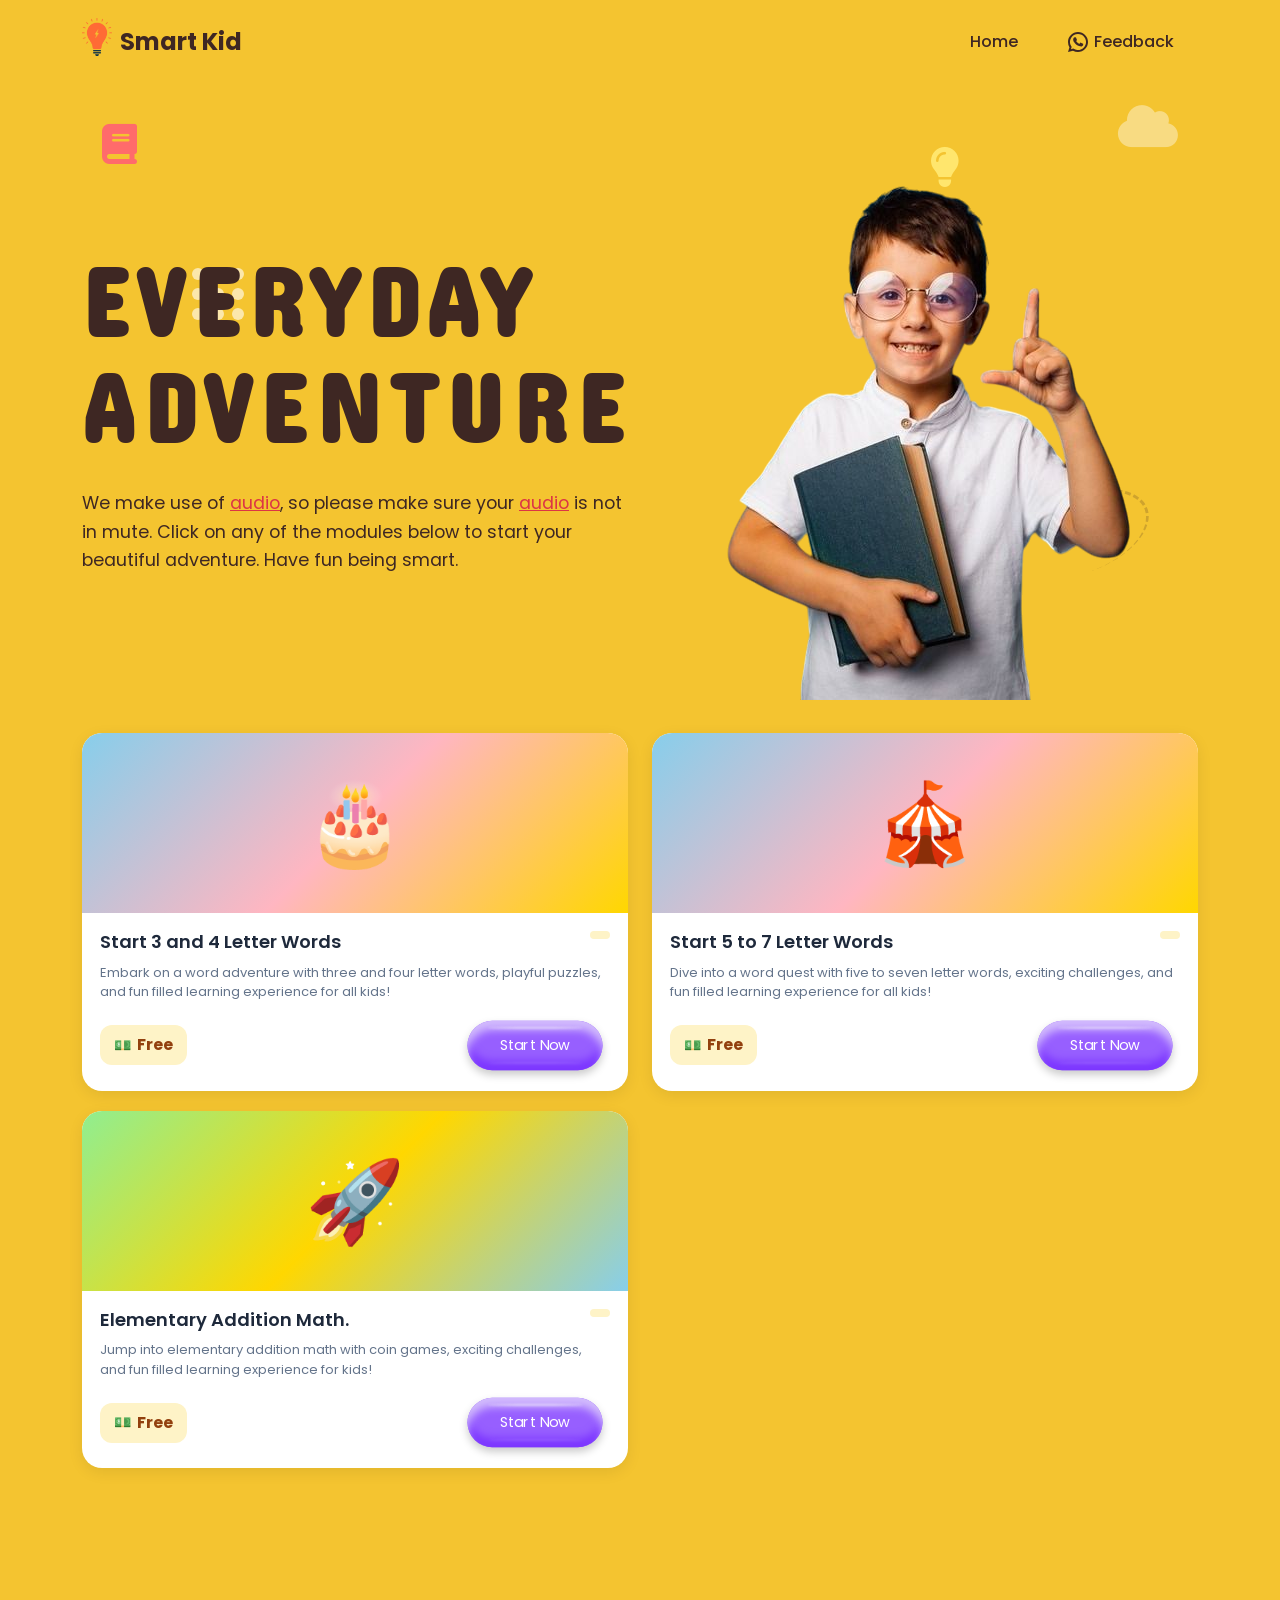
<file: index.html>
<!DOCTYPE html>
<html lang="en">
<head>
<meta charset="UTF-8">
<meta name="viewport" content="width=device-width, initial-scale=1.0">
<title>SmartKid - Everyday Adventure | Fun Learning Games for Kids</title>
 <meta name="description"
          content="SmartKid offers an everyday adventure of educational games, word challenges, and addition math for kids of all ages. Click to start 3-4 letter words, 5-7 letter words, and elementary addition – all in a safe, colorful, and fun‑filled environment." />
    <meta name="keywords"
          content="SmartKid, kids learning games, elementary addition, 3 letter words, 4 letter words, 5 letter words, 6 letter words, 7 letter words, educational adventure, preschool math, early literacy, kid-friendly activities" />
    <meta name="robots" content="index, follow">

<link rel="shortcut icon" sizes="32x32" href="./assets/img//favicon/favicon.ico?v=2026-04">
<!-- Bootstrap 5.3.3 CSS -->
<link href="https://cdn.jsdelivr.net/npm/bootstrap@5.3.3/dist/css/bootstrap.min.css" rel="stylesheet">

<!-- Font Awesome 6 -->
<link rel="stylesheet" href="https://cdnjs.cloudflare.com/ajax/libs/font-awesome/6.5.1/css/all.min.css">

<!-- Google Fonts -->
<link href="https://fonts.googleapis.com/css2?family=Poppins:wght@400;600;700;800&display=swap" rel="stylesheet">

<link rel="stylesheet" href="assets/css/style.css?v=2026-04">
<link rel="stylesheet" href="assets/css/custom.css?v=2026-04">
<link rel="stylesheet" href="assets/css/coins.css?v=2026-04">
</head>
<body>
    <div id="pageLoader" style="display:none;">
        <div class="loader-spinner"></div>
        <div class="loader-text">Loading lesson...</div>
        <div class="progress-bar">
            <div class="progress-fill" id="progressFill"></div>
        </div>
        <div class="loader-text" id="progressText">0%</div>
    </div>
    <!-- ==================== NAVIGATION ==================== -->
    <nav class="navbar navbar-expand-lg navbar-ztop">
        <div class="container">
            <a class="navbar-brand" href="./">
               <!--<i class="fas fa-graduation-cap"></i>-->
			   <img src="assets/img/logo.png" style=" width: 30px; margin-top: -11px;" alt="Logo">
                Smart Kid
            </a>
            <!--<button class="navbar-toggler" type="button" data-bs-toggle="collapse" data-bs-target="#navbarNav" aria-controls="navbarNav" aria-expanded="false" aria-label="Toggle navigation">
                <span class="navbar-toggler-icon"></span>
            </button>-->
            <div class="navbar-expand justify-content-end" id="navbarNav">
                <ul class="navbar-nav">
                    <li class="nav-item">
                        <a class="nav-link" href="./">Home</a>
                    </li>
                    <li class="nav-item">
                        <a id="feedback" class="nav-link" href="https://wa.me/2349053495402" target="blank"> <svg class="w-6 h-6 text-gray-800 dark:text-white" aria-hidden="true" xmlns="http://www.w3.org/2000/svg" width="24" height="24" fill="none" viewBox="0 0 24 24">
  <path fill="currentColor" fill-rule="evenodd" d="M12 4a8 8 0 0 0-6.895 12.06l.569.718-.697 2.359 2.32-.648.379.243A8 8 0 1 0 12 4ZM2 12C2 6.477 6.477 2 12 2s10 4.477 10 10-4.477 10-10 10a9.96 9.96 0 0 1-5.016-1.347l-4.948 1.382 1.426-4.829-.006-.007-.033-.055A9.958 9.958 0 0 1 2 12Z" clip-rule="evenodd"/>
  <path fill="currentColor" d="M16.735 13.492c-.038-.018-1.497-.736-1.756-.83a1.008 1.008 0 0 0-.34-.075c-.196 0-.362.098-.49.291-.146.217-.587.732-.723.886-.018.02-.042.045-.057.045-.013 0-.239-.093-.307-.123-1.564-.68-2.751-2.313-2.914-2.589-.023-.04-.024-.057-.024-.057.005-.021.058-.074.085-.101.08-.079.166-.182.249-.283l.117-.14c.121-.14.175-.25.237-.375l.033-.066a.68.68 0 0 0-.02-.64c-.034-.069-.65-1.555-.715-1.711-.158-.377-.366-.552-.655-.552-.027 0 0 0-.112.005-.137.005-.883.104-1.213.311-.35.22-.94.924-.94 2.16 0 1.112.705 2.162 1.008 2.561l.041.06c1.161 1.695 2.608 2.951 4.074 3.537 1.412.564 2.081.63 2.461.63.16 0 .288-.013.4-.024l.072-.007c.488-.043 1.56-.599 1.804-1.276.192-.534.243-1.117.115-1.329-.088-.144-.239-.216-.43-.308Z"/> 
</svg>
Feedback
</a>
                    </li>
                    <!--<li class="nav-item">
                        <a class="nav-link" href="#projects">Our Projects</a>
                    </li>-->
                </ul>
            </div>
        </div>
    </nav>
	
	<!-- ==================== MOBILE NAVIGATION ==================== -->
	<div class="m-navbar">
	 <div class="m-navbar-row">
	 <div class="m-navbar-corner">
	  <a href="./">Home</a>
	  <a href="https://wa.me/2349053495402" target="blank"> <svg class="w-6 h-6 text-gray-800 dark:text-white" aria-hidden="true" xmlns="http://www.w3.org/2000/svg" width="24" height="24" fill="none" viewBox="0 0 24 24">
  <path fill="currentColor" fill-rule="evenodd" d="M12 4a8 8 0 0 0-6.895 12.06l.569.718-.697 2.359 2.32-.648.379.243A8 8 0 1 0 12 4ZM2 12C2 6.477 6.477 2 12 2s10 4.477 10 10-4.477 10-10 10a9.96 9.96 0 0 1-5.016-1.347l-4.948 1.382 1.426-4.829-.006-.007-.033-.055A9.958 9.958 0 0 1 2 12Z" clip-rule="evenodd"/>
  <path fill="currentColor" d="M16.735 13.492c-.038-.018-1.497-.736-1.756-.83a1.008 1.008 0 0 0-.34-.075c-.196 0-.362.098-.49.291-.146.217-.587.732-.723.886-.018.02-.042.045-.057.045-.013 0-.239-.093-.307-.123-1.564-.68-2.751-2.313-2.914-2.589-.023-.04-.024-.057-.024-.057.005-.021.058-.074.085-.101.08-.079.166-.182.249-.283l.117-.14c.121-.14.175-.25.237-.375l.033-.066a.68.68 0 0 0-.02-.64c-.034-.069-.65-1.555-.715-1.711-.158-.377-.366-.552-.655-.552-.027 0 0 0-.112.005-.137.005-.883.104-1.213.311-.35.22-.94.924-.94 2.16 0 1.112.705 2.162 1.008 2.561l.041.06c1.161 1.695 2.608 2.951 4.074 3.537 1.412.564 2.081.63 2.461.63.16 0 .288-.013.4-.024l.072-.007c.488-.043 1.56-.599 1.804-1.276.192-.534.243-1.117.115-1.329-.088-.144-.239-.216-.43-.308Z"/> 
</svg> Feedback</a>
	  <!--<a href="#projects">Our Projects</a>-->
	 </div>
	 </div>
	</div>
    
    <!-- ==================== HERO SECTION ==================== -->
    <section class="hero-section" id="heroSection">
        <div class="container">
            <div class="row align-items-center">
                <div class="col-lg-6 order-2 order-lg-1">
                    <h1 class="hero-title">EVERYDAY ADVENTURE</h1>
                    <p class="hero-subtitle">
                        We make use of <span class="text-danger v-tdud">audio</span>, so please make sure your <span class="text-danger v-tdud">audio</span> is not in mute. Click on any of the modules below to start your beautiful adventure. Have fun being smart.
                    </p>
                </div>
                <div class="col-lg-6 order-1 order-lg-2">
                    <div class="hero-image">
                        <img src="childsed.png" width='450' height='500'  alt="Happy student with books">
                    </div>
                </div>
            </div>
        </div>
        
        <!-- Floating Decorations -->
        <div class="floating-icon book-icon">
            <i class="fas fa-book"></i>
        </div>
        <div class="floating-icon lightbulb-icon">
            <i class="fas fa-lightbulb"></i>
        </div>
        <div class="dots-decoration">
            <div class="dot"></div>
            <div class="dot"></div>
            <div class="dot"></div>
            <div class="dot"></div>
            <div class="dot"></div>
            <div class="dot"></div>
            <div class="dot"></div>
            <div class="dot"></div>
            <div class="dot"></div>
        </div>
        <div class="squiggle"></div>
        <div class="cloud-shape">
            <i class="fas fa-cloud"></i>
        </div>
    </section>
    
    <!-- ==================== STATS SECTION ==================== -->
    <section class="stats-container" id="statsContainer">
        <div class="container">
            <div class="row">
			  <!-- Event Card -->
			<div class="col-lg-6 col-md-6" >
            <div class="event-card">
                <div class="event-image-placeholder ev-bg1">&#127874;</div>
                <div class="event-content">
                    <div class="event-header">
                        <h4 class="event-title">Start 3 and 4 Letter Words</h4>
                        <div class="event-rating">
                            <!--<i class="fas fa-star star-icon"></i>
                            <span>4.9</span>-->
                        </div>
                    </div>
                    <p class="event-description">
                        Embark on a word adventure with three and four letter words, playful puzzles, and fun filled learning experience for all kids!
                    </p>
                    <div class="event-footer">
                        <div class="event-price">
                            <span class="dollar-icon">&#128181;</span>
                            <span>Free</span>
                        </div>
                        <button id="embroOne" class="bccy" style="--delay: 0s">Start Now</button>
                    </div>
                </div>
            </div>
            </div>
			
			<div class="col-lg-6 col-md-6" >
            <div class="event-card">
                <div class="event-image-placeholder ev-bg1">&#x1F3AA;</div>
                <div class="event-content">
                    <div class="event-header">
                        <h4 class="event-title">Start 5 to 7 Letter Words</h4>
                        <div class="event-rating">
                            <!--<i class="fas fa-star star-icon"></i>
                            <span>4.9</span>-->
                        </div>
                    </div>
                    <p class="event-description">
                        Dive into a word quest with five to seven letter words, exciting challenges, and fun filled learning experience for all kids!
                    </p>
                    <div class="event-footer">
                        <div class="event-price">
                            <span class="dollar-icon">&#128181;</span>
                            <span>Free</span>
                        </div>
                        <button id="embroTwo" class="bccy" style="--delay: 0.25s">Start Now</button>
                    </div>
                </div>
            </div>
            </div>
			
            <!-- Additional Event Card (Safari themed - partially visible in image) -->
			<div class="col-lg-6 col-md-6" >
            <div class="event-card" style="">
                <div class="event-image-placeholder ev-bg2">&#128640;
                </div>
                <div class="event-content">
                    <div class="event-header">
                        <h4 class="event-title">Elementary Addition Math.</h4>
                        <div class="event-rating">
                            <!--<i class="fas fa-star star-icon"></i>
                            <span>4.8</span>-->
                        </div>
                    </div>
					<p class="event-description">
                        Jump into elementary addition math with coin games, exciting challenges, and fun filled learning experience for kids!
                    </p>
					<div class="event-footer">
                        <div class="event-price">
                            <span class="dollar-icon">&#128181;</span>
                            <span>Free</span>
                        </div>
                        <button id="elemMath" class="bccy" style="--delay: 0.5s">Start Now</button>
                    </div>
                </div>
            </div>
            </div>
                
            </div>
        </div>
    </section>
	
	<section class="page-camp" id="pageCamp">
	
	
	</section>
	
	<div class="modal fade" id="networkErrorModal" data-bs-backdrop="static" data-bs-keyboard="false" tabindex="-1" aria-labelledby="networkErrorModalLabel" aria-hidden="true">
  <div class="modal-dialog modal-dialog-centered">
    <div class="modal-content">
      <div class="modal-header">
        <h5 class="modal-title text-danger" id="networkErrorModalLabel">Oops! Connection Issue</h5>
      </div>
      <div class="modal-body">
        <p>It seems your connection is a bit slow or interrupted.</p>
        <p class="small text-muted">Please check your network settings and reconnect so we can keep things running smoothly.</p>
        <div class="d-flex justify-content-center">
            <div class="spinner-border text-primary" role="status">
                <span class="visually-hidden">Loading...</span>
            </div>
        </div>
      </div>
      <div class="modal-footer">
        <button type="button" class="btn btn-primary" onclick="retryLastAudio()">Retry Now</button>
      </div>
    </div>
  </div>
</div>
    
    <!-- Bootstrap 5.3.3 JS Bundle -->
    <script src="https://cdn.jsdelivr.net/npm/bootstrap@5.3.3/dist/js/bootstrap.bundle.min.js"></script>
    <script src="./assets/js/jquery-3.7.1.min.js"></script>
    <script type="module" src="./assets/js/main.js"></script>
</body>
</html>
</file>
<file: assets/css/style.css>
/* ==================== ROOT & RESET ==================== */
* {
    margin: 0;
    padding: 0;
    box-sizing: border-box;
}

@font-face{
  src: url(../../fonts/Dangrek-Regular.ttf);
  font-family: dangrek;
}

:root {
    --primary-yellow: #F4C430;
    --dark-brown: #3E2723;
    --light-cream: #FFF9E6;
    --orange-accent: #FF6B35;
}

body {
    font-family: 'Poppins', sans-serif;
    overflow-x: hidden;
    background-color: var(--primary-yellow);
}

/* ==================== PAGE lOADER ==================== */
#pageLoader {
    position: fixed;
    top: 0;
    left: 0;
    width: 100%;
    height: 100%;
    background: #fff;
    display: flex;
    flex-direction: column;
    justify-content: center;
    align-items: center;
    z-index: 9999;
    transition: opacity 0.5s ease;
}

.loader-spinner {
    width: 50px;
    height: 50px;
    border: 5px solid #f3f3f3;
    border-top: 5px solid #3498db;
    border-radius: 50%;
    animation: spin 1s linear infinite;
    margin-bottom: 20px;
}

.loader-text {
    font-family: Arial, sans-serif;
    color: #333;
    font-size: 18px;
}

.progress-bar {
    width: 200px;
    height: 10px;
    background: #f0f0f0;
    border-radius: 5px;
    margin-top: 20px;
    overflow: hidden;
}

.progress-fill {
    height: 100%;
    background: #3498db;
    width: 0%;
    transition: width 0.3s ease;
}

@keyframes spin {
    0% { transform: rotate(0deg); }
    100% { transform: rotate(360deg); }
}

body.loaded #pageLoader {
    opacity: 0;
    pointer-events: none;
}

#content {
    padding: 20px;
    font-family: Arial, sans-serif;
}
/* ==================== NAVIGATION ==================== */
.navbar {
    background-color: var(--primary-yellow) !important;
    padding: 1.2rem 0;
    box-shadow: none;
}

.navbar-ztop{
  position: fixed;
  z-index: 100;
  width: 100%;
}

.navbar-brand {
    font-weight: 700;
    font-size: 1.5rem;
    color: var(--dark-brown) !important;
    display: flex;
    align-items: center;
    gap: 0.5rem;
}

.navbar-brand i {
    color: var(--orange-accent);
}

.navbar-nav .nav-link {
    color: var(--dark-brown) !important;
    font-weight: 500;
    margin: 0 1rem;
    transition: color 0.3s ease;
}

.navbar-nav .nav-link:hover {
    color: var(--orange-accent) !important;
}

.navbar-toggler {
    border: 2px solid var(--dark-brown);
    padding: 0.5rem 0.75rem;
}

.navbar-toggler:focus {
    box-shadow: none;
}

.navbar-toggler-icon {
    background-image: url("data:image/svg+xml,%3csvg xmlns='http://www.w3.org/2000/svg' viewBox='0 0 30 30'%3e%3cpath stroke='%233E2723' stroke-linecap='round' stroke-miterlimit='10' stroke-width='2' d='M4 7h22M4 15h22M4 23h22'/%3e%3c/svg%3e");
}

/* ============== MOBILE NAVIGATION ==================== */
.m-navbar {
  overflow: hidden;
  position: fixed;
  bottom: 0.6%;
  width: 100%;
  z-index: 100;
  display:none;
  
}

.m-navbar-row{
  display: flex;
  justify-content: center;
  background-color: var(--primary-yellow);
  width: 90%;
  border-radius: 50px;
}

.m-navbar-corner{
    display: flex;
    justify-content: center;
}

.m-navbar a {
  float: left;
  display: block;
  color: var(--dark-brown);
  text-align: center;
  padding: 14px 16px;
  text-decoration: none;
  font-size: 14px;
}

.m-navbar a:hover { 
  color: var(--orange-accent) !important;
}


/* ==================== HERO SECTION ==================== */
.hero-section {
    background-color: var(--primary-yellow);
    min-height: 85vh;
    position: relative;
    overflow: hidden;
    padding: 10rem 0 2rem;
}

.hero-title {
    font-family: dangrek;
    font-size: 6rem;
    font-weight: 800;
    letter-spacing: 10px;
    color: var(--dark-brown);
    line-height: 1.1;
    margin-bottom: 1.5rem;
    position: relative;
    z-index: 2;
}

.hero-subtitle {
    font-size: 1.1rem;
    color: var(--dark-brown);
    font-weight: 400;
    max-width: 100%;
    line-height: 1.6;
    margin-bottom: 2rem;
}

.hero-image {
    position: relative;
    z-index: 3;
    max-width: 450px;
    margin: 0 auto;
}

.hero-image img{
    width: 100%;
    height: auto;
    display: block;
}

/* ==================== FLOATING DECORATIONS ==================== */
.floating-icon {
    position: absolute;
    animation: float 3s ease-in-out infinite;
}

.book-icon {
    top: 15%;
    left: 8%;
    font-size: 2.5rem;
    color: #FF6B6B;
    animation-delay: 0s;
}

.lightbulb-icon {
    top: 18%;
    right: 25%;
    font-size: 2.5rem;
    color: #FFE66D;
    animation-delay: 0.5s;
}

.dots-decoration {
    position: absolute;
    display: grid;
    grid-template-columns: repeat(3, 1fr);
    gap: 0.5rem;
    top: 35%;
    left: 15%;
}

.dot {
    width: 12px;
    height: 12px;
    background-color: rgba(255, 255, 255, 0.6);
    border-radius: 50%;
}

.squiggle {
    position: absolute;
    bottom: 25%;
    right: 10%;
    width: 150px;
    height: 80px;
    border: 3px dashed rgba(62, 39, 35, 0.2);
    border-radius: 50%;
    border-left: none;
    border-bottom: none;
    transform: rotate(-20deg);
}

.cloud-shape {
    position: absolute;
    top: 12%;
    right: 8%;
    font-size: 3rem;
    color: rgba(255, 255, 255, 0.4);
    animation: float 4s ease-in-out infinite;
    animation-delay: 1s;
}

@keyframes float {
    0%, 100% {
        transform: translateY(0px);
    }
    50% {
        transform: translateY(-15px);
    }
}

/* ==================== STATS CARDS ==================== */
.stats-container {
    position: relative;
    z-index: 10;
    margin-top: -2rem;
    padding-bottom: 3rem;
}

.stat-card {
    background-color: white;
    border-radius: 15px;
    padding: 2rem 1.5rem;
    box-shadow: 0 4px 15px rgba(0, 0, 0, 0.1);
    transition: transform 0.3s ease, box-shadow 0.3s ease;
    margin-bottom: 1.5rem;
    min-height: 200px;
    display: flex;
    flex-direction: column;
    justify-content: center;
}

.stat-card:hover {
    transform: translateY(-5px);
    box-shadow: 0 8px 25px rgba(0, 0, 0, 0.15);
}

.stat-card.dark {
    background-color: var(--dark-brown);
    color: white;
}

.stat-icon {
    font-size: 3rem;
    margin-bottom: 1rem;
    color: var(--orange-accent);
}

.stat-card.dark .stat-icon {
    color: var(--primary-yellow);
}

.stat-number {
    font-size: 3rem;
    font-weight: 800;
    color: var(--orange-accent);
    margin-bottom: 0.5rem;
}

.stat-card.dark .stat-number {
    color: white;
}

.stat-label {
    font-size: 1rem;
    font-weight: 500;
    color: var(--dark-brown);
}

.stat-card.dark .stat-label {
    color: white;
}

.stat-title {
    font-size: 1.3rem;
    font-weight: 700;
    color: white;
    margin-bottom: 0.5rem;
    line-height: 1.3;
}
.stat-title.light {
    color: var(--dark-brown);
}

.avatar-group {
    display: flex;
    gap: 0.5rem;
    margin-top: 1rem;
}

.avatar {
    width: 40px;
    height: 40px;
    border-radius: 50%;
    border: 3px solid var(--dark-brown);
    background-color: var(--primary-yellow);
    display: flex;
    align-items: center;
    justify-content: center;
    font-size: 1.2rem;
}

.cta-button {
    background-color: white;
    color: var(--dark-brown);
    border: none;
    padding: 0.6rem 1.5rem;
    border-radius: 8px;
    font-weight: 600;
    cursor: pointer;
    transition: all 0.3s ease;
    margin-top: 1rem;
    display: inline-block;
    text-decoration: none;
}

.cta-button:hover {
    background-color: var(--dark-brown);
    color: white;
}

/* ===================================
   Module: Event Card
=================================== */
.event-card {
    background: white;
    border-radius: 20px;
    overflow: hidden;
    box-shadow: 0 4px 15px rgba(0, 0, 0, 0.08);
    margin-bottom: 20px;
    transition: all 0.3s;
    padding: 0px;
}

.event-card:hover {
    transform: translateY(-4px);
    box-shadow: 0 8px 25px rgba(0, 0, 0, 0.12);
}

.event-image {
    width: 100%;
    height: 180px;
    object-fit: cover;
    background: linear-gradient(135deg, #87CEEB, #FF69B4, #FFD700);
    position: relative;
}

.event-image-placeholder {
    width: 100%;
    height: 180px;
    display: flex;
    align-items: center;
    justify-content: center;
    position: relative;
    overflow: hidden;
    font-size: 80px;
}

.ev-bg1{
  background: linear-gradient(135deg, #87CEEB 0%, #FFB6C1 50%, #FFD700 100%);
}

.ev-bg2{
  background: linear-gradient(135deg, #90EE90 0%, #FFD700 50%, #87CEEB 100%);
}

.event-image-placeholder::before {
    content: '';
    font-size: 80px;
    position: absolute;
    top: 50%;
    left: 50%;
    transform: translate(-50%, -50%);
}

.event-content {
    padding: 18px;
}

.event-header {
    display: flex;
    justify-content: space-between;
    align-items: start;
    margin-bottom: 10px;
}

.event-title {
    font-size: 18px;
    font-weight: 600;
    color: #1E293B;
    margin: 0;
}

.event-rating {
    display: flex;
    align-items: center;
    gap: 4px;
    background: #FEF3C7;
    padding: 4px 10px;
    border-radius: 12px;
    font-size: 13px;
    font-weight: 600;
    color: #92400E;
    white-space: nowrap;
}

.star-icon {
    color: #FBBF24;
    font-size: 12px;
}

.event-description {
    font-size: 13px;
    color: #64748B;
    margin-bottom: 16px;
    line-height: 1.5;
}

.event-footer {
    display: flex;
    justify-content: space-between;
    align-items: center;
}

.event-price {
    display: flex;
    align-items: center;
    gap: 6px;
    background: #FEF3C7;
    padding: 8px 14px;
    border-radius: 12px;
    font-size: 16px;
    font-weight: 700;
    color: #92400E;
}

.dollar-icon {
    font-size: 14px;
}

.join-btn {
    background: #2563EB;
    color: white;
    border: none;
    padding: 10px 24px;
    border-radius: 12px;
    font-size: 14px;
    font-weight: 600;
    cursor: pointer;
    transition: all 0.3s;
    box-shadow: 0 4px 12px rgba(37, 99, 235, 0.3);
}

.join-btn:hover {
    background: #1E40AF;
    transform: translateY(-2px);
}
/* ==================== BOUNCING BUTTON ==================== */
.bccy {
  position: relative;
  width: 150px;
  height: 55px;
  border-radius: 45px;
  border: none;
  background-color: rgb(151, 95, 255);
  color: white;
  box-shadow: 0px 10px 10px rgb(210, 187, 253) inset,
  0px 5px 10px rgba(5, 5, 5, 0.212),
  0px -10px 10px rgb(124, 54, 255) inset;
  cursor: pointer;
  display: flex;
  align-items: center;
  justify-content: center;
  animation: jello-horizontal 2s both infinite;
  animation-delay: var(--delay, 0s); /* read per-element delay */
  scale: 0.9;
}


.bccy::before {
  width: 70%;
  height: 2px;
  position: absolute;
  background-color: rgba(250, 250, 250, 0.678);
  content: "";
  filter: blur(1px);
  top: 7px;
  border-radius: 50%;
}

.bccy::after {
  width: 70%;
  height: 2px;
  position: absolute;
  background-color: rgba(250, 250, 250, 0.137);
  content: "";
  filter: blur(1px);
  bottom: 7px;
  border-radius: 50%;
}



@keyframes jello-horizontal {
  0% {
    transform: scale3d(1, 1, 1);
  }

  30% {
    transform: scale3d(1.25, 0.75, 1);
  }

  40% {
    transform: scale3d(0.75, 1.25, 1);
  }

  50% {
    transform: scale3d(1.15, 0.85, 1);
  }

  65% {
    transform: scale3d(0.95, 1.05, 1);
  }

  75% {
    transform: scale3d(1.05, 0.95, 1);
  }

  100% {
    transform: scale3d(1, 1, 1);
  }
}
/* ==================== OTHER PAGES ==================== */
.page-camp{
    padding: 8rem 0 2rem;
}

.lesson-menu{
  display: flex;
  justify-content: space-between;
  padding-bottom: 10px;
}
.lesson-menu .lboard div{
    background: rgba(255, 255, 255, 0.25);
    padding: 5px 14px;
    border-radius: 20px;
    display: flex;
    align-items: center;
    gap: 6px;
    color: var(--dark-brown);
    font-weight: 600;
    font-size: inherit;
    box-shadow: 3px 5px 2px -3px #caa32b;;
}
.lesson-menu .rboard{
  display: flex;
  gap: 8px;
  padding: 5px 10px;
  font-size: inherit;
  font-weight: bold;
  color: var(--light-cream);
border-radius: 50px;
background: #F4C430;
box-shadow:  5px 5px 11px #624e13,
             -5px -5px 11px -6px #ffff4d;
}

.lesson-menu .active{
  width: 24px;
    height: 24px;
    background-color: #ffffff45;
    padding-left: 2px;
    border-radius: 50%;
}
.lesson-pic-col{
    display: flex; 
    justify-content: center; 
    padding: 10px 0px;
}
.lesson-coin-col{
    position: relative;
    width: 100%;
    padding: 10px 0px;
}
.lesson-coin-col div{
    display: flex;
    
    gap: 120px;
}
.lesson-word{
    position: relative;
    font-family: dangrek;
    font-size: 90px;
    letter-spacing: 40px;
    text-align: center;
    font-weight: 900;
    text-transform: uppercase;
    word-wrap: break-word;
}
.lesson-word-describe{
    display: flex;
    justify-content: center;
    font-size: 20px;
    font-weight: bold;
}
.clear-lesson-row{
    display: flex;
    justify-content: end;
    padding-top: 10px;
}
.clear-lesson-col{
    background: rgba(255, 255, 255, 0.25);
    border-radius: 50%;
    width: 30px;
    height: 30px;
    cursor: pointer;
    display: flex;
    justify-content: center;
    align-items: center;
    font-weight: 900;
    color: var(--dark-brown);
    box-shadow: 3px 5px 2px -3px #caa32b;
}
.cell-words{
    display: flex;
    position: relative;
    font-family: dangrek;
    justify-content: space-around;
    flex-wrap: wrap;
}

.cell-words div{
  position: relative;
  font-size: 50px;
  text-transform: uppercase;
  font-weight: 900;
  border-radius: 5px;
  cursor: pointer;
  padding: 5px 20px 5px;
  -webkit-box-shadow: 3px 5px 20px 0px #caa32b;
  -moz-box-shadow: 3px 5px 20px 0px #caa32b;
  box-shadow: 3px 5px 20px 0px #caa32b;
}
.cell-words p{
  margin-top: unset;
  margin-bottom: unset;
  color: var(--dark-brown);
  animation: bounce-pause 2s infinite;
}

@keyframes bounce-pause {
  0%, 20%, 50%, 80%, 100% {
    transform: translateY(0);
  }
  40% {
    transform: translateY(-10px);
  }
  60% {
    transform: translateY(-5px);
  } 
  70% {
    transform: translateY(3px);

  }
}


/* ===== RESPONSIVE DESIGN ========= */
@media (max-width: 991px) {
    .hero-title {
        font-size: 4rem;
    }
    
    .navbar-collapse {
        background-color: var(--primary-yellow);
        padding: 1rem;
        margin-top: 1rem;
        border-radius: 10px;
    }
    
    .navbar-nav .nav-link {
        margin: 0.5rem 0;
    }
    .lesson-coin-col div{
        gap: 100px;
    }
}

@media (max-width: 768px) {
    .navbar {
      padding: 1.2rem 0 0 0;
    }
    #navbarNav{
        display:none;
    }
    .m-navbar {
        display: flex;
        justify-content: center;
    }
    .hero-image {
        display:none;
    }
    .hero-title {
        font-size: 2.5rem;
        text-align: center;
    }
    
    .hero-subtitle {
        text-align: center;
        margin: 0 auto 2rem;
    }
    
    .hero-section {
        padding: 10rem 0 1rem;
        min-height: 0px;
    }
    
    .book-icon {
      top: 28%;
    }
    .lightbulb-icon {
      top: 30%;
    }
    .cloud-shape {
      top: 24%;
    }
    .dots-decoration{
      top: 48%;
    }
    .squiggle{
      bottom: 11%;
    }
    
    .stat-card {
        min-height: 180px;
    }
    
    .stat-number {
        font-size: 2.5rem;
    }
    
    .page-camp {
        padding: 5rem 0 2rem;
    }
    
    .lesson-word-describe{
      font-size: 18px;
    }
    .cell-words{
        gap: 20px;
    }
    .cell-words div{
      font-size: 30px;
      padding: 5px 10px 5px;
    }
    .lesson-menu .lboard div{
        font-size: 11px;
    }
    .lesson-menu .rboard {
        font-size: 11px;
    }
    .lesson-menu .active {
        width: 18px;
        height: 18px;
    }
    .lesson-coin-col div{
        gap: 100px;
    }
}

@media (max-width: 576px) {
    .hero-title {
        font-size: 2rem;
    }
    
    .stat-number {
        font-size: 2rem;
    }
    
    .stat-title {
        font-size: 1.1rem;
    }
    .lesson-coin-col div{
        gap: 55px;
    }
    .bccy {
      scale: 0.6;
    }
}
</file>
<file: assets/css/custom.css>
.v-click{
    cursor: pointer;
}
.v-flex{
  display: flex;
}
.v-mgtop-n-26{
  margin-top: -26px !important;
}
.v-mgtop-10{
  margin-top: 10px;
}
.v-pdbt-05{
  padding-bottom: 5px;
}
.v-pdlr-10{
  padding: 0px 10px;
}
.v-bg-white{
  background-color: #fff;
}
.v-bg-262{
  background-color: #262626;
}
.v-tdud{
  text-decoration: underline;
}
</file>
<file: assets/css/coins.css>
.jump {
  animation: jump 1.5s infinite ease;
}
@keyframes jump {
  0% {
    top: 0;
  }
  50% {
    top: -40px;
  }
  100% {
    top: 0;
  }
}

.nip-coin {
  position: relative;
}
/*.nip-coin:active{
	animation: flip-vertical-right 0.4s cubic-bezier(0.215, 0.610, 0.355, 1.000) 1 forwards;
}*/
@keyframes flip-vertical-right {
  0% {
            transform: rotateY(0) scale(0.3);
            
  }
  100% {
            transform: rotateY(720deg) scale(0.3);
  }
}

.nip-coin .nip-front, .nip-coin .nip-back {
  position: absolute;
  height: 150px;
  width: 150px;
  background: #ffbd0b;
  border-radius: 50%;
  border-top: 7px solid #ffd84c;
  border-left: 7px solid #ffd84c;
  border-right: 7px solid #d57e08;
  border-bottom: 7px solid #d57e08;
  transform: rotate(44deg);
}
.pulse {
      animation: pulse 1.5s infinite;
    }

    @keyframes pulse {
      0% {
        box-shadow: 0 0 0 0 rgba(255, 215, 0, 0.7);
      }
      70% {
        box-shadow: 0 0 0 30px rgba(255, 215, 0, 0);
      }
      100% {
        box-shadow: 0 0 0 0 rgba(255, 215, 0, 0);
      }
}
.nip-front.activated{
    background: #a29c8a;
    border-top: 7px solid #e0d3ad;
    border-left: 7px solid #dfd0a4;
    border-right: 7px solid #675d3e;
    border-bottom: 7px solid #615d51;
    transform: rotate(44deg);
}

.nip-front.activated::before{
  background: #a29c8a !important;
    border-bottom: 5px solid #e0d3ad !important;
    border-right: 5px solid #e0d3ad !important;
    border-left: 5px solid #675d3e !important;
    border-top: 5px solid #615d51 !important;
}
.nip-coin .nip-front:before, .nip-coin .nip-back:before {
  content: "";
  margin: 35.5px 35.5px;
  position: absolute;
  width: 70px;
  height: 70px;
  background: #f0a608;
  border-radius: 50%;
  border-bottom: 5px solid #ffd84c;
  border-right: 5px solid #ffd84c;
  border-left: 5px solid #d57e08;
  border-top: 5px solid #d57e08;
  z-index: 2;
}
.nip-coin .nip-front .nip-currency, .nip-coin .nip-back .nip-currency {
  overflow: hidden;
  position: absolute;
  color: #ffbd0b;
  font-size: 40px;
  transform: rotate(-44deg);
  line-height: 3.7;
  width: 100%;
  height: 100%;
  text-align: center;
  text-shadow: 0 3px 0 #cb7407;
  z-index: 3;
  border-radius: 50%;
}
.nip-coin .nip-front .nip-currency:after, .nip-coin .nip-back .nip-currency:after {
  content: "";
  position: absolute;
  height: 200px;
  width: 40px;
  margin: 20px -65px;
  box-shadow: 50px -23px 0 -10px rgba(255, 255, 255, 0.22), 85px -10px 0 -16px rgba(255, 255, 255, 0.19);
  transform: rotate(-50deg);
  /**animation: shine 1.5s infinite ease;**/
}
@keyframes shine {
  0% {
    margin: 20px -65px;
  }
  50% {
    margin: 70px -85px;
  }
  100% {
    margin: 20px -65px;
  }
}
.nip-coin .nip-front .nip-shapes, .nip-coin .nip-back .nip-shapes {
  transform: rotate(-44deg);
  position: absolute;
  top: 0;
  left: 0;
  width: 100%;
  height: 100%;
}
.nip-coin .nip-front .nip-shapes div, .nip-coin .nip-back .nip-shapes div {
  width: 20px;
  height: 4px;
  background: #d57e08;
  border-top: 2px solid #c47207;
  margin: 75px 7px;
}
.nip-coin .nip-front .nip-shapes div:before, .nip-coin .nip-back .nip-shapes div:before {
  content: "";
  position: absolute;
  width: 20px;
  height: 4px;
  background: #d57e08;
  border-top: 2px solid #c47207;
  margin: -10px 0;
}
.nip-coin .nip-front .nip-shapes div:after, .nip-coin .nip-back .nip-shapes div:after {
  content: "";
  position: absolute;
  width: 20px;
  height: 4px;
  background: #d57e08;
  border-top: 2px solid #c47207;
  margin: 8px 0;
}
.nip-coin .nip-front .shape_l, .nip-coin .nip-back .shape_l {
  float: left;
}
.nip-coin .nip-front .shape_r, .nip-coin .nip-back .shape_r {
  float: right;
}
.nip-coin .nip-front .nip-top, .nip-coin .nip-back .nip-top {
  font-size: 30px;
  color: #d67f08;
  text-align: center;
  width: 100%;
  position: absolute;
  left: 0;
}
.nip-coin .nip-front .nip-bottom, .nip-coin .nip-back .nip-bottom {
  font-size: 30px;
  color: #d67f08;
  text-align: center;
  width: 100%;
  position: absolute;
  left: 0;
  bottom: 0;
}
</file>
